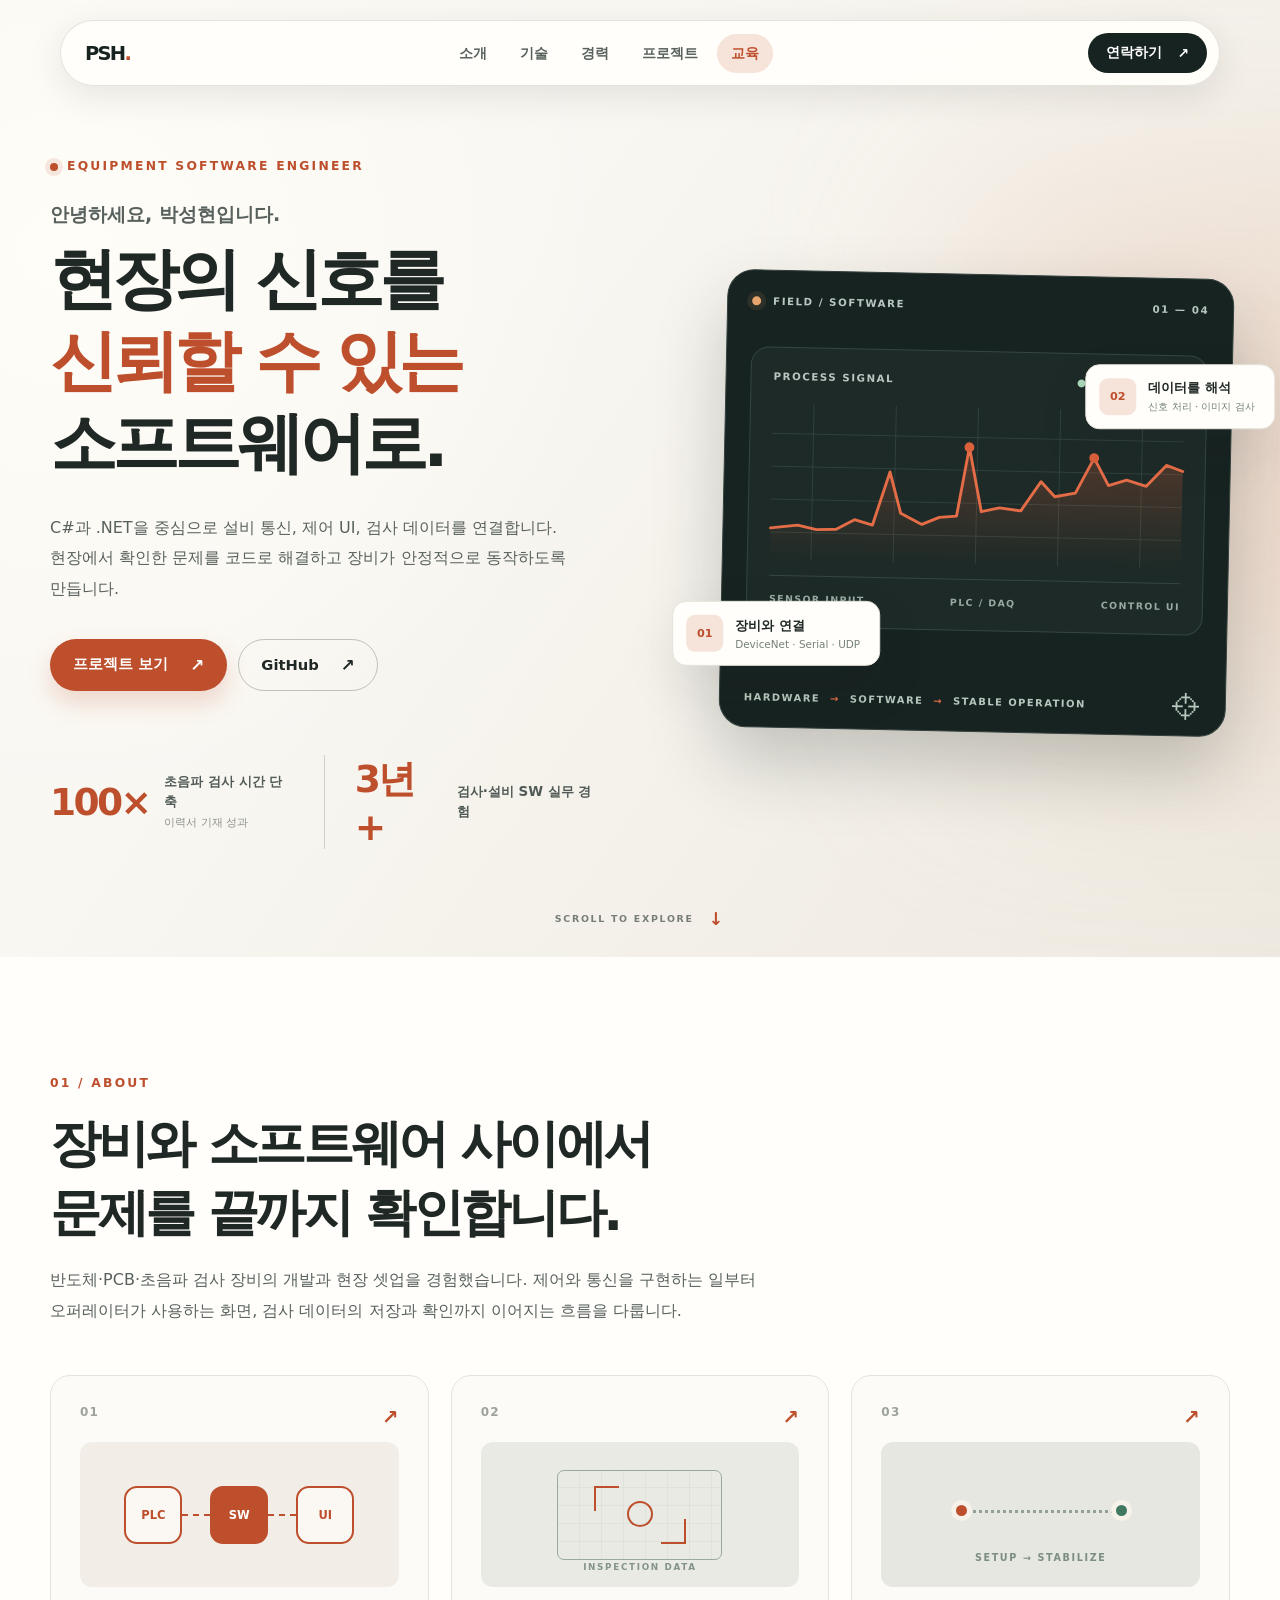
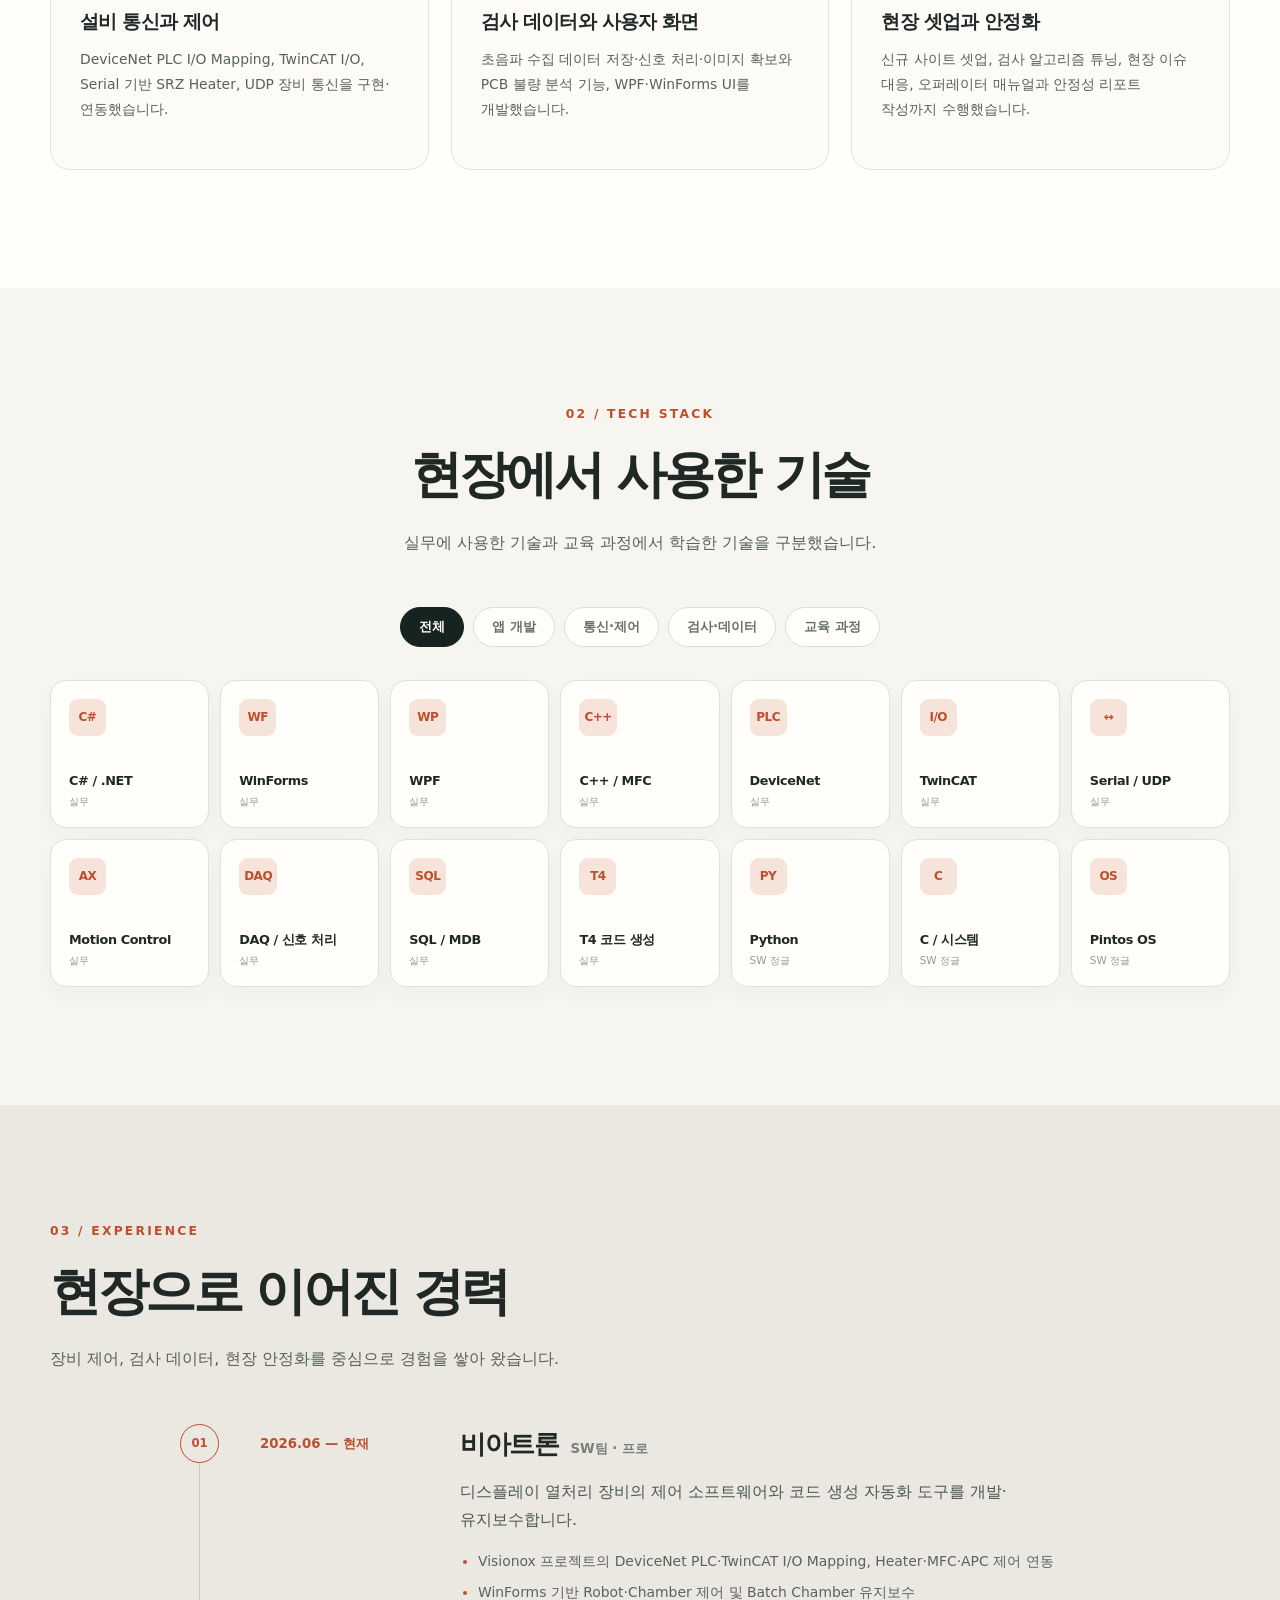
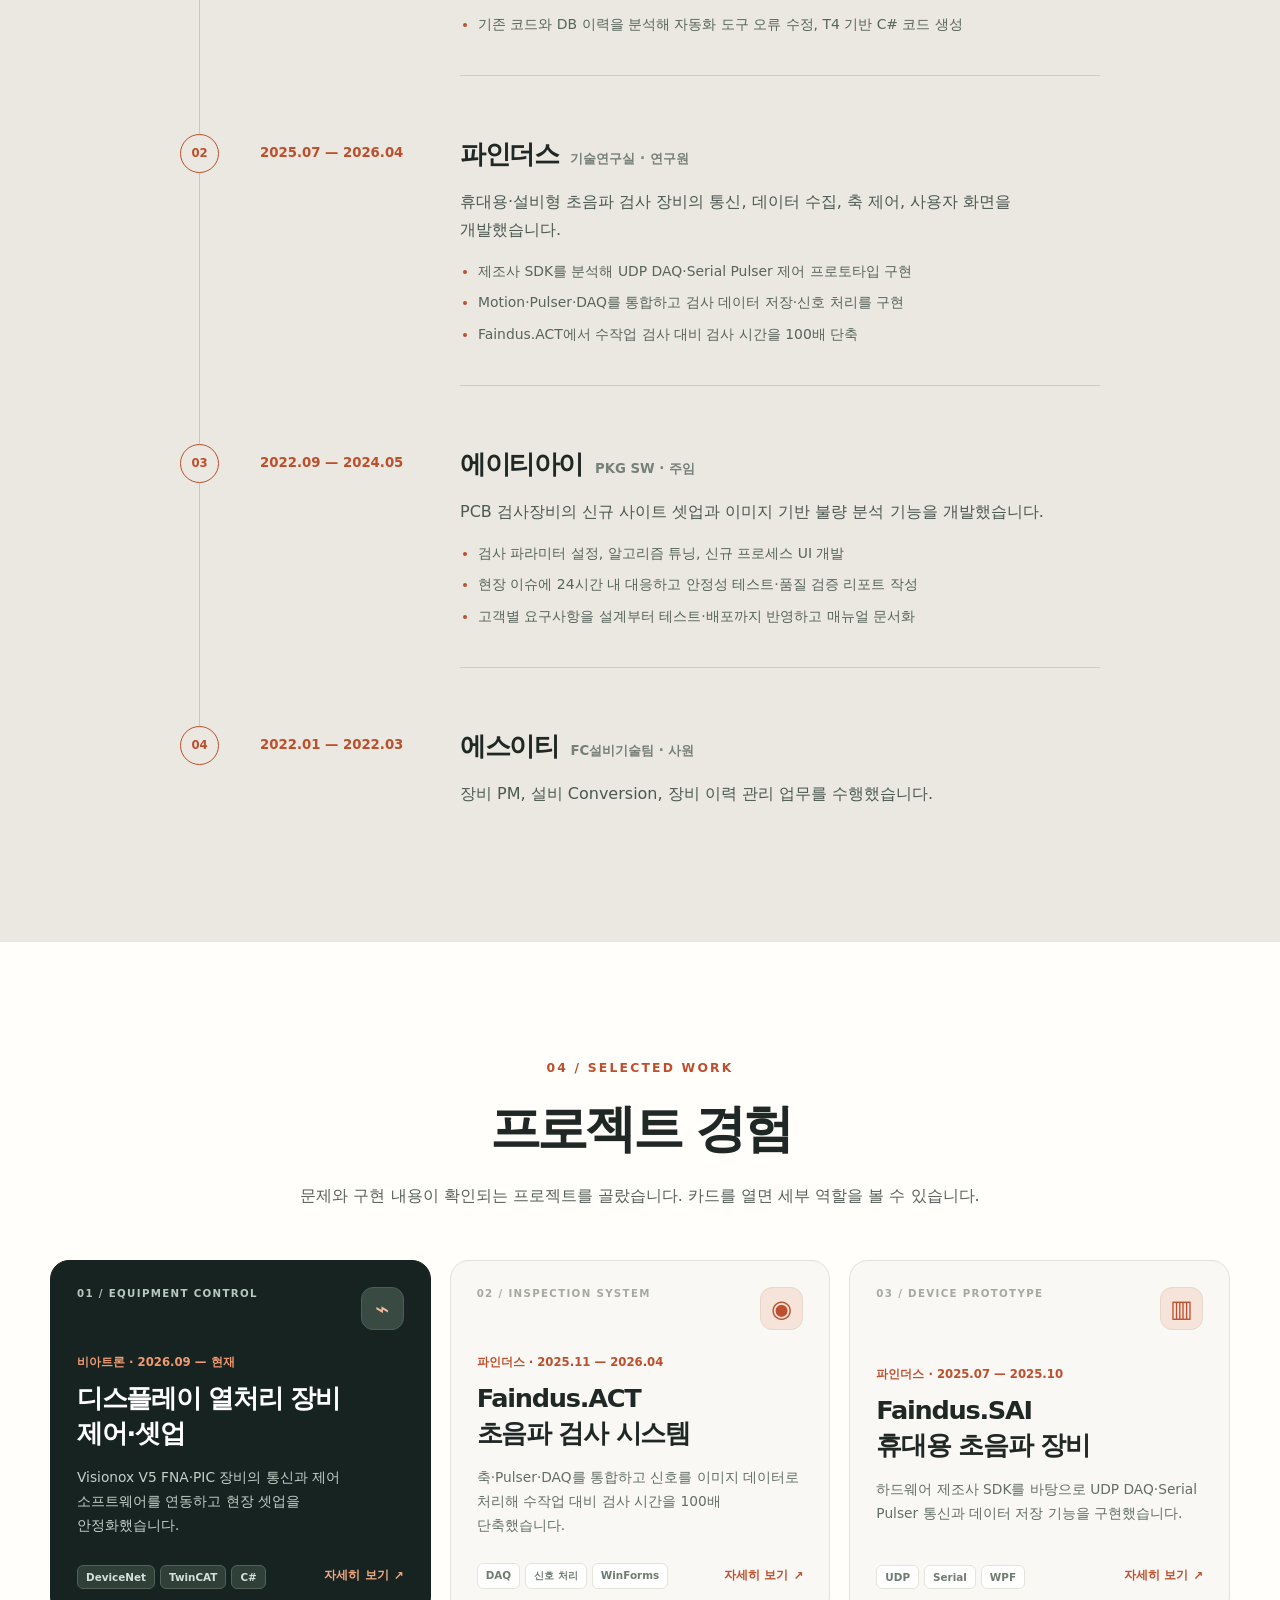
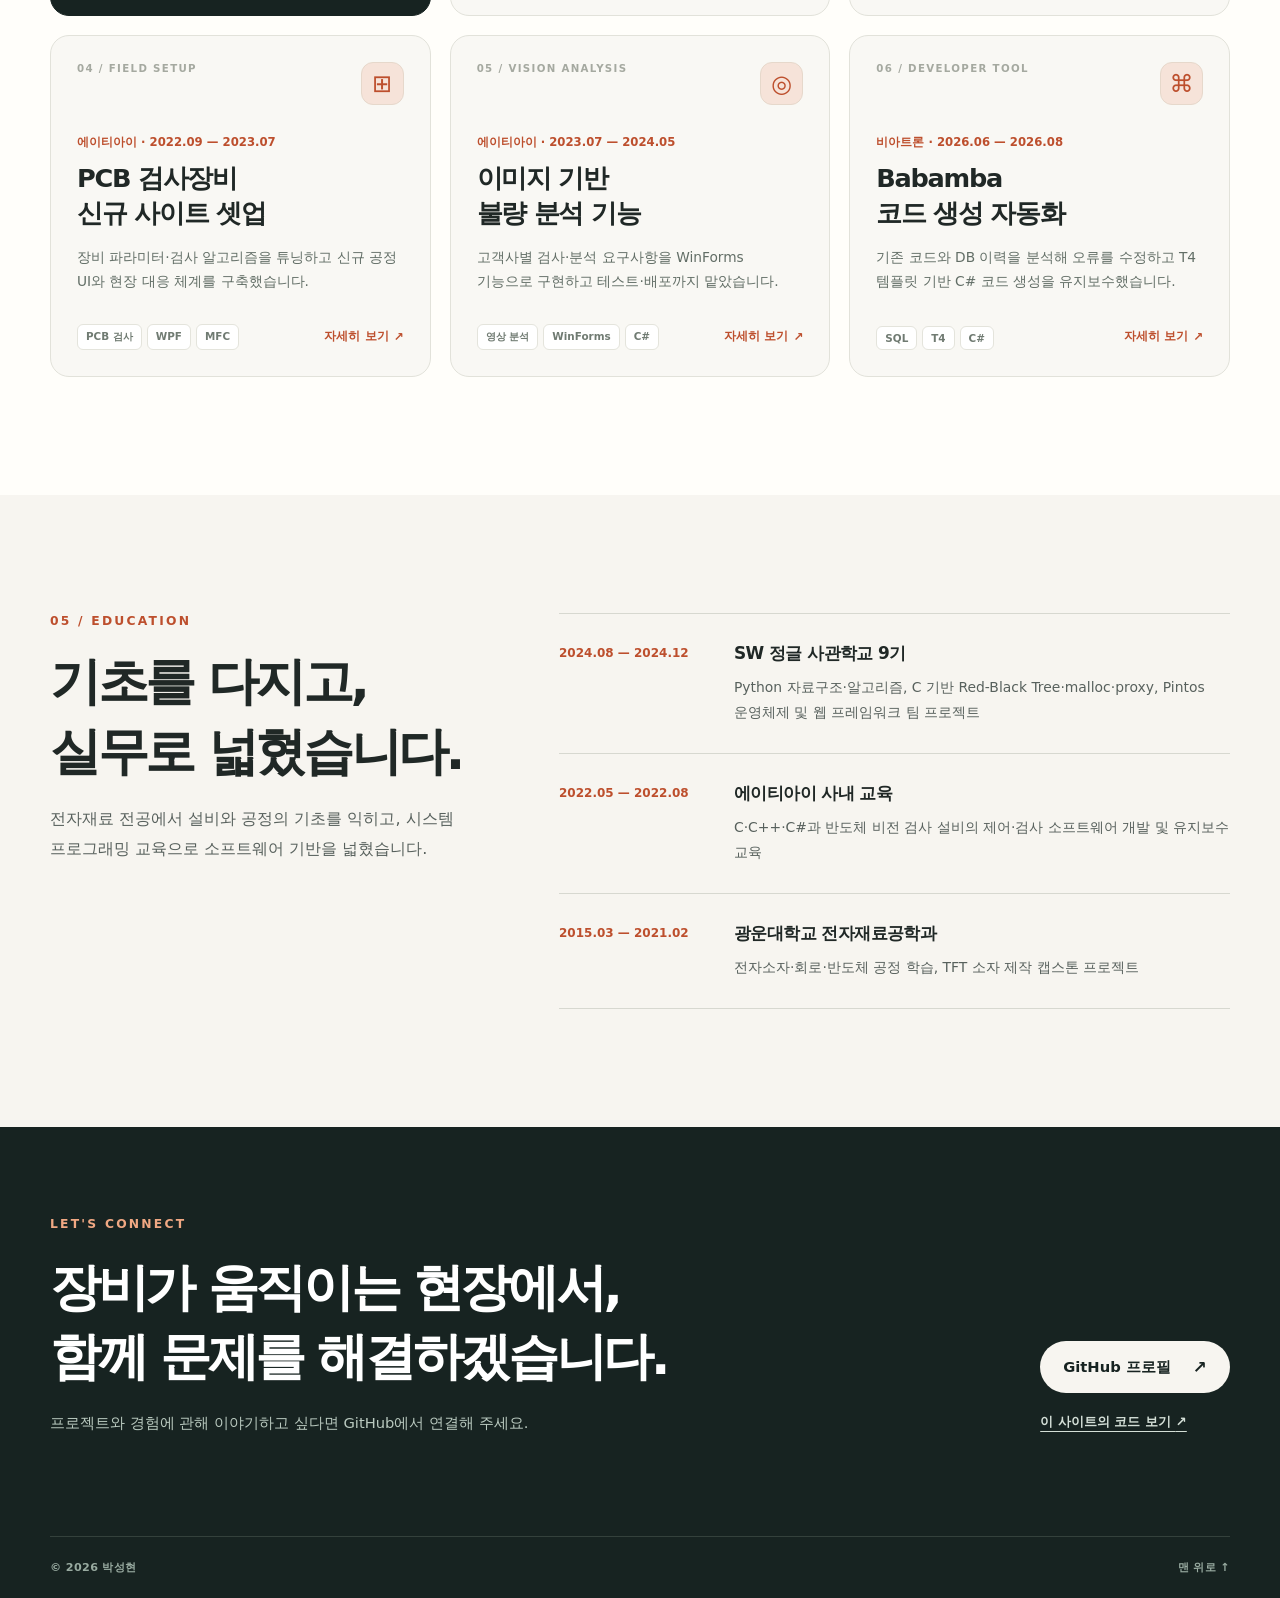
<file: index.html>
<!doctype html>
<html lang="ko">
<head>
  <meta charset="utf-8">
  <meta name="viewport" content="width=device-width, initial-scale=1">
  <meta name="theme-color" content="#f7f5f0">
  <meta name="description" content="C#과 .NET을 기반으로 장비 통신, 제어 UI, 검사 데이터를 연결하는 소프트웨어 개발자 박성현의 포트폴리오입니다.">
  <meta property="og:type" content="website">
  <meta property="og:locale" content="ko_KR">
  <meta property="og:title" content="박성현 | 설비 제어·검사 소프트웨어 개발자">
  <meta property="og:description" content="장비 통신, 제어 UI, 검사 데이터를 연결하는 소프트웨어 개발자 박성현의 포트폴리오">
  <meta property="og:url" content="https://shpark95.github.io/e3pooq.github.io/">
  <meta name="twitter:card" content="summary">
  <link rel="canonical" href="https://shpark95.github.io/e3pooq.github.io/">
  <link rel="icon" href="assets/favicon.svg" type="image/svg+xml">
  <link rel="stylesheet" href="assets/portfolio.css">
  <script src="assets/portfolio.js" defer></script>
  <title>박성현 | 설비 제어·검사 소프트웨어 개발자</title>
</head>
<body>
  <a class="skip-link" href="#main">본문으로 건너뛰기</a>

  <nav class="site-nav" aria-label="주요 메뉴">
    <a class="brand" href="#top" aria-label="박성현 포트폴리오 맨 위로">
      <span class="brand-mark">PSH<span class="brand-dot">.</span></span>
    </a>
    <div class="nav-links" id="navLinks">
      <a href="#about">소개</a>
      <a href="#skills">기술</a>
      <a href="#experience">경력</a>
      <a href="#projects">프로젝트</a>
      <a href="#education">교육</a>
    </div>
    <a class="nav-contact" href="#contact">연락하기 <span aria-hidden="true">↗</span></a>
    <button class="nav-toggle" type="button" aria-label="메뉴 열기" aria-controls="navLinks" aria-expanded="false">
      <span></span><span></span><span></span>
    </button>
  </nav>

  <main id="main">
    <header class="hero" id="top">
      <div class="hero-glow" aria-hidden="true"></div>
      <div class="container hero-grid">
        <div class="hero-copy">
          <p class="eyebrow hero-eyebrow"><span class="status-dot"></span> EQUIPMENT SOFTWARE ENGINEER</p>
          <p class="hero-name">안녕하세요, 박성현입니다.</p>
          <h1>현장의 신호를<br><em>신뢰할 수 있는</em><br>소프트웨어로.</h1>
          <p class="hero-lede">C#과 .NET을 중심으로 설비 통신, 제어 UI, 검사 데이터를 연결합니다. 현장에서 확인한 문제를 코드로 해결하고 장비가 안정적으로 동작하도록 만듭니다.</p>
          <div class="hero-actions">
            <a class="button button--primary" href="#projects">프로젝트 보기 <span aria-hidden="true">↗</span></a>
            <a class="button button--ghost" href="https://github.com/shPark95" target="_blank" rel="noopener noreferrer">GitHub <span aria-hidden="true">↗</span></a>
          </div>
          <div class="hero-proof" aria-label="대표 경험">
            <div><strong>100×</strong><span>초음파 검사 시간 단축<br><small>이력서 기재 성과</small></span></div>
            <div><strong>3년+</strong><span>검사·설비 SW 실무 경험</span></div>
          </div>
        </div>
        <div class="hero-visual" aria-label="장비 신호, 통신, 검사 데이터, 제어 화면을 연결하는 개념도">
          <div class="visual-topline"><span class="mini-led"></span><span>FIELD / SOFTWARE</span><span>01 — 04</span></div>
          <div class="visual-panel">
            <div class="visual-panel__heading">
              <span>PROCESS SIGNAL</span><span class="visual-live">● LIVE SYSTEM</span>
            </div>
            <svg class="signal-chart" viewBox="0 0 500 190" role="img" aria-label="센서 신호가 그래프로 표현된 일러스트">
              <defs><linearGradient id="signalFill" x1="0" y1="0" x2="0" y2="1"><stop stop-color="#db603c" stop-opacity=".28"/><stop offset="1" stop-color="#db603c" stop-opacity="0"/></linearGradient></defs>
              <path class="chart-grid" d="M0 36H500M0 76H500M0 116H500M0 156H500M50 0V190M150 0V190M250 0V190M350 0V190M450 0V190"/>
              <path d="M0 151 L33 147 L56 152 L80 151 L102 139 L124 145 L144 80 L158 130 L184 143 L205 134 L226 132 L240 48 L256 126 L278 121 L304 124 L328 88 L345 106 L370 101 L392 58 L410 91 L432 84 L456 91 L480 65 L500 72 L500 190 L0 190 Z" fill="url(#signalFill)"/>
              <path class="signal-line" d="M0 151 L33 147 L56 152 L80 151 L102 139 L124 145 L144 80 L158 130 L184 143 L205 134 L226 132 L240 48 L256 126 L278 121 L304 124 L328 88 L345 106 L370 101 L392 58 L410 91 L432 84 L456 91 L480 65 L500 72"/>
              <circle cx="240" cy="48" r="6" fill="#db603c"/><circle cx="392" cy="58" r="6" fill="#db603c"/>
            </svg>
            <div class="visual-readout"><span>SENSOR INPUT</span><span>PLC / DAQ</span><span>CONTROL UI</span></div>
          </div>
          <div class="flow-card flow-card--left"><span class="flow-icon">01</span><span><b>장비와 연결</b><small>DeviceNet · Serial · UDP</small></span></div>
          <div class="flow-card flow-card--right"><span class="flow-icon">02</span><span><b>데이터를 해석</b><small>신호 처리 · 이미지 검사</small></span></div>
          <div class="visual-bottom"><span>HARDWARE <i>→</i> SOFTWARE <i>→</i> STABLE OPERATION</span><span class="crosshair" aria-hidden="true">⌖</span></div>
        </div>
      </div>
      <a class="scroll-cue" href="#about"><span>SCROLL TO EXPLORE</span><span aria-hidden="true">↓</span></a>
    </header>

    <section class="section section--about" id="about" aria-labelledby="about-title">
      <div class="container">
        <div class="section-heading">
          <p class="eyebrow">01 / ABOUT</p>
          <h2 id="about-title">장비와 소프트웨어 사이에서<br>문제를 끝까지 확인합니다.</h2>
          <p>반도체·PCB·초음파 검사 장비의 개발과 현장 셋업을 경험했습니다. 제어와 통신을 구현하는 일부터 오퍼레이터가 사용하는 화면, 검사 데이터의 저장과 확인까지 이어지는 흐름을 다룹니다.</p>
        </div>
        <div class="strength-grid">
          <article class="strength-card">
            <div class="strength-number">01 <span aria-hidden="true">↗</span></div>
            <div class="strength-art strength-art--connect" aria-hidden="true"><span>PLC</span><i></i><span>SW</span><i></i><span>UI</span></div>
            <h3>설비 통신과 제어</h3>
            <p>DeviceNet PLC I/O Mapping, TwinCAT I/O, Serial 기반 SRZ Heater, UDP 장비 통신을 구현·연동했습니다.</p>
          </article>
          <article class="strength-card">
            <div class="strength-number">02 <span aria-hidden="true">↗</span></div>
            <div class="strength-art strength-art--inspect" aria-hidden="true"><span class="scan-box"><span></span></span><span class="scan-caption">INSPECTION DATA</span></div>
            <h3>검사 데이터와 사용자 화면</h3>
            <p>초음파 수집 데이터 저장·신호 처리·이미지 확보와 PCB 불량 분석 기능, WPF·WinForms UI를 개발했습니다.</p>
          </article>
          <article class="strength-card">
            <div class="strength-number">03 <span aria-hidden="true">↗</span></div>
            <div class="strength-art strength-art--field" aria-hidden="true"><span class="field-dot"></span><span class="field-line"></span><span class="field-dot field-dot--end"></span><span class="field-label">SETUP → STABILIZE</span></div>
            <h3>현장 셋업과 안정화</h3>
            <p>신규 사이트 셋업, 검사 알고리즘 튜닝, 현장 이슈 대응, 오퍼레이터 매뉴얼과 안정성 리포트 작성까지 수행했습니다.</p>
          </article>
        </div>
      </div>
    </section>

    <section class="section section--skills" id="skills" aria-labelledby="skills-title">
      <div class="container">
        <div class="section-heading section-heading--center">
          <p class="eyebrow">02 / TECH STACK</p>
          <h2 id="skills-title">현장에서 사용한 기술</h2>
          <p>실무에 사용한 기술과 교육 과정에서 학습한 기술을 구분했습니다.</p>
        </div>
        <div class="skill-filters" role="group" aria-label="기술 분류">
          <button type="button" class="skill-filter is-active" data-filter="all" aria-pressed="true">전체</button>
          <button type="button" class="skill-filter" data-filter="app" aria-pressed="false">앱 개발</button>
          <button type="button" class="skill-filter" data-filter="control" aria-pressed="false">통신·제어</button>
          <button type="button" class="skill-filter" data-filter="data" aria-pressed="false">검사·데이터</button>
          <button type="button" class="skill-filter" data-filter="study" aria-pressed="false">교육 과정</button>
        </div>
        <div class="skill-grid" id="skillGrid">
          <div class="skill-tile" data-category="app"><span class="skill-icon">C#</span><strong>C# / .NET</strong><small>실무</small></div>
          <div class="skill-tile" data-category="app"><span class="skill-icon">WF</span><strong>WinForms</strong><small>실무</small></div>
          <div class="skill-tile" data-category="app"><span class="skill-icon">WP</span><strong>WPF</strong><small>실무</small></div>
          <div class="skill-tile" data-category="app"><span class="skill-icon">C++</span><strong>C++ / MFC</strong><small>실무</small></div>
          <div class="skill-tile" data-category="control"><span class="skill-icon">PLC</span><strong>DeviceNet</strong><small>실무</small></div>
          <div class="skill-tile" data-category="control"><span class="skill-icon">I/O</span><strong>TwinCAT</strong><small>실무</small></div>
          <div class="skill-tile" data-category="control"><span class="skill-icon">↔</span><strong>Serial / UDP</strong><small>실무</small></div>
          <div class="skill-tile" data-category="control"><span class="skill-icon">AX</span><strong>Motion Control</strong><small>실무</small></div>
          <div class="skill-tile" data-category="data"><span class="skill-icon">DAQ</span><strong>DAQ / 신호 처리</strong><small>실무</small></div>
          <div class="skill-tile" data-category="data"><span class="skill-icon">SQL</span><strong>SQL / MDB</strong><small>실무</small></div>
          <div class="skill-tile" data-category="data"><span class="skill-icon">T4</span><strong>T4 코드 생성</strong><small>실무</small></div>
          <div class="skill-tile" data-category="study"><span class="skill-icon">PY</span><strong>Python</strong><small>SW 정글</small></div>
          <div class="skill-tile" data-category="study"><span class="skill-icon">C</span><strong>C / 시스템</strong><small>SW 정글</small></div>
          <div class="skill-tile" data-category="study"><span class="skill-icon">OS</span><strong>Pintos OS</strong><small>SW 정글</small></div>
        </div>
      </div>
    </section>

    <section class="section section--experience" id="experience" aria-labelledby="experience-title">
      <div class="container">
        <div class="section-heading">
          <p class="eyebrow">03 / EXPERIENCE</p>
          <h2 id="experience-title">현장으로 이어진 경력</h2>
          <p>장비 제어, 검사 데이터, 현장 안정화를 중심으로 경험을 쌓아 왔습니다.</p>
        </div>
        <div class="timeline">
          <article class="timeline-item">
            <div class="timeline-marker">01</div>
            <div class="timeline-date">2026.06 — 현재</div>
            <div class="timeline-body"><div class="timeline-title"><h3>비아트론</h3><span>SW팀 · 프로</span></div>
              <p>디스플레이 열처리 장비의 제어 소프트웨어와 코드 생성 자동화 도구를 개발·유지보수합니다.</p>
              <ul><li>Visionox 프로젝트의 DeviceNet PLC·TwinCAT I/O Mapping, Heater·MFC·APC 제어 연동</li><li>WinForms 기반 Robot·Chamber 제어 및 Batch Chamber 유지보수</li><li>기존 코드와 DB 이력을 분석해 자동화 도구 오류 수정, T4 기반 C# 코드 생성</li></ul>
            </div>
          </article>
          <article class="timeline-item">
            <div class="timeline-marker">02</div>
            <div class="timeline-date">2025.07 — 2026.04</div>
            <div class="timeline-body"><div class="timeline-title"><h3>파인더스</h3><span>기술연구실 · 연구원</span></div>
              <p>휴대용·설비형 초음파 검사 장비의 통신, 데이터 수집, 축 제어, 사용자 화면을 개발했습니다.</p>
              <ul><li>제조사 SDK를 분석해 UDP DAQ·Serial Pulser 제어 프로토타입 구현</li><li>Motion·Pulser·DAQ를 통합하고 검사 데이터 저장·신호 처리를 구현</li><li>Faindus.ACT에서 수작업 검사 대비 검사 시간을 100배 단축</li></ul>
            </div>
          </article>
          <article class="timeline-item">
            <div class="timeline-marker">03</div>
            <div class="timeline-date">2022.09 — 2024.05</div>
            <div class="timeline-body"><div class="timeline-title"><h3>에이티아이</h3><span>PKG SW · 주임</span></div>
              <p>PCB 검사장비의 신규 사이트 셋업과 이미지 기반 불량 분석 기능을 개발했습니다.</p>
              <ul><li>검사 파라미터 설정, 알고리즘 튜닝, 신규 프로세스 UI 개발</li><li>현장 이슈에 24시간 내 대응하고 안정성 테스트·품질 검증 리포트 작성</li><li>고객별 요구사항을 설계부터 테스트·배포까지 반영하고 매뉴얼 문서화</li></ul>
            </div>
          </article>
          <article class="timeline-item timeline-item--minor">
            <div class="timeline-marker">04</div>
            <div class="timeline-date">2022.01 — 2022.03</div>
            <div class="timeline-body"><div class="timeline-title"><h3>에스이티</h3><span>FC설비기술팀 · 사원</span></div>
              <p>장비 PM, 설비 Conversion, 장비 이력 관리 업무를 수행했습니다.</p>
            </div>
          </article>
        </div>
      </div>
    </section>

    <section class="section section--projects" id="projects" aria-labelledby="projects-title">
      <div class="container">
        <div class="section-heading section-heading--center">
          <p class="eyebrow">04 / SELECTED WORK</p>
          <h2 id="projects-title">프로젝트 경험</h2>
          <p>문제와 구현 내용이 확인되는 프로젝트를 골랐습니다. 카드를 열면 세부 역할을 볼 수 있습니다.</p>
        </div>
        <div class="project-grid">
          <article class="project-card project-card--featured">
            <div class="project-top"><span class="project-index">01 / EQUIPMENT CONTROL</span><span class="project-symbol" aria-hidden="true">⌁</span></div>
            <div class="project-main"><p class="project-company">비아트론 · 2026.09 — 현재</p><h3>디스플레이 열처리 장비<br>제어·셋업</h3><p>Visionox V5 FNA·PIC 장비의 통신과 제어 소프트웨어를 연동하고 현장 셋업을 안정화했습니다.</p></div>
            <div class="project-footer"><div class="tags"><span>DeviceNet</span><span>TwinCAT</span><span>C#</span></div><button type="button" data-dialog="visionox" aria-label="디스플레이 열처리 장비 프로젝트 자세히 보기">자세히 보기 <span aria-hidden="true">↗</span></button></div>
          </article>
          <article class="project-card">
            <div class="project-top"><span class="project-index">02 / INSPECTION SYSTEM</span><span class="project-symbol" aria-hidden="true">◉</span></div>
            <div class="project-main"><p class="project-company">파인더스 · 2025.11 — 2026.04</p><h3>Faindus.ACT<br>초음파 검사 시스템</h3><p>축·Pulser·DAQ를 통합하고 신호를 이미지 데이터로 처리해 수작업 대비 검사 시간을 100배 단축했습니다.</p></div>
            <div class="project-footer"><div class="tags"><span>DAQ</span><span>신호 처리</span><span>WinForms</span></div><button type="button" data-dialog="act" aria-label="Faindus.ACT 프로젝트 자세히 보기">자세히 보기 <span aria-hidden="true">↗</span></button></div>
          </article>
          <article class="project-card">
            <div class="project-top"><span class="project-index">03 / DEVICE PROTOTYPE</span><span class="project-symbol" aria-hidden="true">▥</span></div>
            <div class="project-main"><p class="project-company">파인더스 · 2025.07 — 2025.10</p><h3>Faindus.SAI<br>휴대용 초음파 장비</h3><p>하드웨어 제조사 SDK를 바탕으로 UDP DAQ·Serial Pulser 통신과 데이터 저장 기능을 구현했습니다.</p></div>
            <div class="project-footer"><div class="tags"><span>UDP</span><span>Serial</span><span>WPF</span></div><button type="button" data-dialog="sai" aria-label="Faindus.SAI 프로젝트 자세히 보기">자세히 보기 <span aria-hidden="true">↗</span></button></div>
          </article>
          <article class="project-card">
            <div class="project-top"><span class="project-index">04 / FIELD SETUP</span><span class="project-symbol" aria-hidden="true">⊞</span></div>
            <div class="project-main"><p class="project-company">에이티아이 · 2022.09 — 2023.07</p><h3>PCB 검사장비<br>신규 사이트 셋업</h3><p>장비 파라미터·검사 알고리즘을 튜닝하고 신규 공정 UI와 현장 대응 체계를 구축했습니다.</p></div>
            <div class="project-footer"><div class="tags"><span>PCB 검사</span><span>WPF</span><span>MFC</span></div><button type="button" data-dialog="pcb" aria-label="PCB 검사장비 셋업 프로젝트 자세히 보기">자세히 보기 <span aria-hidden="true">↗</span></button></div>
          </article>
          <article class="project-card">
            <div class="project-top"><span class="project-index">05 / VISION ANALYSIS</span><span class="project-symbol" aria-hidden="true">◎</span></div>
            <div class="project-main"><p class="project-company">에이티아이 · 2023.07 — 2024.05</p><h3>이미지 기반<br>불량 분석 기능</h3><p>고객사별 검사·분석 요구사항을 WinForms 기능으로 구현하고 테스트·배포까지 맡았습니다.</p></div>
            <div class="project-footer"><div class="tags"><span>영상 분석</span><span>WinForms</span><span>C#</span></div><button type="button" data-dialog="defect" aria-label="불량 분석 기능 프로젝트 자세히 보기">자세히 보기 <span aria-hidden="true">↗</span></button></div>
          </article>
          <article class="project-card">
            <div class="project-top"><span class="project-index">06 / DEVELOPER TOOL</span><span class="project-symbol" aria-hidden="true">⌘</span></div>
            <div class="project-main"><p class="project-company">비아트론 · 2026.06 — 2026.08</p><h3>Babamba<br>코드 생성 자동화</h3><p>기존 코드와 DB 이력을 분석해 오류를 수정하고 T4 템플릿 기반 C# 코드 생성을 유지보수했습니다.</p></div>
            <div class="project-footer"><div class="tags"><span>SQL</span><span>T4</span><span>C#</span></div><button type="button" data-dialog="babamba" aria-label="Babamba 프로젝트 자세히 보기">자세히 보기 <span aria-hidden="true">↗</span></button></div>
          </article>
        </div>
      </div>
    </section>

    <section class="section section--education" id="education" aria-labelledby="education-title">
      <div class="container education-grid">
        <div class="section-heading">
          <p class="eyebrow">05 / EDUCATION</p>
          <h2 id="education-title">기초를 다지고,<br>실무로 넓혔습니다.</h2>
          <p>전자재료 전공에서 설비와 공정의 기초를 익히고, 시스템 프로그래밍 교육으로 소프트웨어 기반을 넓혔습니다.</p>
        </div>
        <div class="education-list">
          <article class="education-item"><span class="education-period">2024.08 — 2024.12</span><div><h3>SW 정글 사관학교 9기</h3><p>Python 자료구조·알고리즘, C 기반 Red-Black Tree·malloc·proxy, Pintos 운영체제 및 웹 프레임워크 팀 프로젝트</p></div></article>
          <article class="education-item"><span class="education-period">2022.05 — 2022.08</span><div><h3>에이티아이 사내 교육</h3><p>C·C++·C#과 반도체 비전 검사 설비의 제어·검사 소프트웨어 개발 및 유지보수 교육</p></div></article>
          <article class="education-item"><span class="education-period">2015.03 — 2021.02</span><div><h3>광운대학교 전자재료공학과</h3><p>전자소자·회로·반도체 공정 학습, TFT 소자 제작 캡스톤 프로젝트</p></div></article>
        </div>
      </div>
    </section>
  </main>

  <footer class="contact" id="contact">
    <div class="container contact-grid">
      <div><p class="eyebrow">LET'S CONNECT</p><h2>장비가 움직이는 현장에서,<br>함께 문제를 해결하겠습니다.</h2><p>프로젝트와 경험에 관해 이야기하고 싶다면 GitHub에서 연결해 주세요.</p></div>
      <div class="contact-actions"><a class="button button--light" href="https://github.com/shPark95" target="_blank" rel="noopener noreferrer">GitHub 프로필 <span aria-hidden="true">↗</span></a><a class="contact-repo" href="https://github.com/shPark95/e3pooq.github.io" target="_blank" rel="noopener noreferrer">이 사이트의 코드 보기 <span aria-hidden="true">↗</span></a></div>
    </div>
    <div class="container footer-bottom"><span>© <span id="copyrightYear">2026</span> 박성현</span><a href="#top">맨 위로 ↑</a></div>
  </footer>

  <dialog class="project-dialog" id="dialog-visionox" aria-labelledby="visionox-title"><div class="dialog-head"><span class="eyebrow">비아트론 · 2026.09 — 현재</span><button class="dialog-close" type="button" aria-label="닫기">×</button></div><h2 id="visionox-title">디스플레이 열처리 장비 제어·셋업</h2><p class="dialog-intro">Visionox V5 FNA·PIC 프로젝트에서 설비 통신과 제어 SW를 연동하고 셋업을 수행했습니다.</p><div class="dialog-columns"><div><h3>맡은 일</h3><ul><li>DeviceNet PLC Module 및 TwinCAT I/O Mapping</li><li>Position Board, SRZ Heater, MFC, APC 제어 연동</li><li>WinForms 기반 Robot·Chamber 제어 및 Batch Chamber 유지보수</li><li>외주업체 인원 관리와 셋업 안정화</li></ul></div><div><h3>기술</h3><p>DeviceNet · TwinCAT · Serial · C# · WinForms</p><h3>결과</h3><p>장비 셋업과 제어 소프트웨어 안정화에 기여했습니다.</p></div></div></dialog>
  <dialog class="project-dialog" id="dialog-act" aria-labelledby="act-title"><div class="dialog-head"><span class="eyebrow">파인더스 · 2025.11 — 2026.04</span><button class="dialog-close" type="button" aria-label="닫기">×</button></div><h2 id="act-title">Faindus.ACT 초음파 검사 시스템</h2><p class="dialog-intro">축·Pulser·DAQ를 하나의 검사 흐름으로 연결한 통합 솔루션을 개발했습니다.</p><div class="dialog-columns"><div><h3>맡은 일</h3><ul><li>아진엑스텍 축, Ritec Pulser, NI DAQ 제어 연동</li><li>Packet 기반 수집 데이터 저장 구현</li><li>신호 처리를 통한 이미지 데이터 확보</li><li>WinForms 기반 사용자 UI 구성</li></ul></div><div><h3>기술</h3><p>C# · WinForms · Motion Control · DAQ · 신호 처리</p><h3>결과</h3><p>기존 수작업 초음파 검사 대비 검사 시간을 100배 단축했습니다.</p></div></div></dialog>
  <dialog class="project-dialog" id="dialog-sai" aria-labelledby="sai-title"><div class="dialog-head"><span class="eyebrow">파인더스 · 2025.07 — 2025.10</span><button class="dialog-close" type="button" aria-label="닫기">×</button></div><h2 id="sai-title">Faindus.SAI 휴대용 초음파 장비</h2><p class="dialog-intro">제조사 SDK 문서를 분석해 휴대용 초음파 검사 프로토타입을 만들었습니다.</p><div class="dialog-columns"><div><h3>맡은 일</h3><ul><li>UDP 기반 외주사 DAQ 보드 제어</li><li>Serial 기반 외주사 Pulser 제어</li><li>DAQ 수집 데이터 저장 및 통신 로그 작성</li><li>WPF 사용자 화면 구성</li></ul></div><div><h3>기술</h3><p>C# · WPF · UDP · Serial · DAQ</p><h3>결과</h3><p>하드웨어 제조사 SDK를 바탕으로 동작하는 SW 프로토타입을 개발했습니다.</p></div></div></dialog>
  <dialog class="project-dialog" id="dialog-pcb" aria-labelledby="pcb-title"><div class="dialog-head"><span class="eyebrow">에이티아이 · 2022.09 — 2023.07</span><button class="dialog-close" type="button" aria-label="닫기">×</button></div><h2 id="pcb-title">PCB 검사장비 신규 사이트 셋업</h2><p class="dialog-intro">신규 공정 프로세스 도입에 맞춰 검사장비를 설정하고 현장 안정화를 지원했습니다.</p><div class="dialog-columns"><div><h3>맡은 일</h3><ul><li>장비별 파라미터 셋업과 이미지 기반 검사 알고리즘 튜닝</li><li>신규 프로세스 UI 기능 개발</li><li>현장 이슈에 24시간 내 대응</li><li>오퍼레이터 매뉴얼, 안정성 테스트 및 고객 품질 검증 리포트 작성</li></ul></div><div><h3>기술</h3><p>C# · WPF · C++ · MFC · 이미지 검사</p><h3>결과</h3><p>신규 사이트 셋업 기간 단축과 안정화에 기여했습니다.</p></div></div></dialog>
  <dialog class="project-dialog" id="dialog-defect" aria-labelledby="defect-title"><div class="dialog-head"><span class="eyebrow">에이티아이 · 2023.07 — 2024.05</span><button class="dialog-close" type="button" aria-label="닫기">×</button></div><h2 id="defect-title">이미지 기반 불량 분석 기능</h2><p class="dialog-intro">고객사별 불량 분석 요구에 맞춰 검사 소프트웨어 기능을 개선했습니다.</p><div class="dialog-columns"><div><h3>맡은 일</h3><ul><li>요구사항 정리부터 설계·구현·테스트·배포까지 수행</li><li>고객별 불량 분석 정리표 기획 및 구현</li><li>현장 피드백 반영과 반복 개선</li><li>오퍼레이터 교육 매뉴얼 작성</li></ul></div><div><h3>기술</h3><p>C# · WinForms · 영상 기반 불량 분석</p><h3>결과</h3><p>고객별 요청에 맞춰 장비 기능의 유연성과 확장성을 높였습니다.</p></div></div></dialog>
  <dialog class="project-dialog" id="dialog-babamba" aria-labelledby="babamba-title"><div class="dialog-head"><span class="eyebrow">비아트론 · 2026.06 — 2026.08</span><button class="dialog-close" type="button" aria-label="닫기">×</button></div><h2 id="babamba-title">Babamba 코드 생성 자동화</h2><p class="dialog-intro">기존 코드와 DB 이력을 분석해 코드 생성 도구의 오류를 수정하고 유지보수했습니다.</p><div class="dialog-columns"><div><h3>맡은 일</h3><ul><li>기존 자동화 도구의 오류 원인 파악과 수정</li><li>Microsoft DB 대상 SQL 작업</li><li>Visual Studio Wizard Tool·T4 기반 C# 코드 자동 생성 유지보수</li></ul></div><div><h3>기술</h3><p>C# · SQL · T4 · Visual Studio</p><h3>결과</h3><p>코드 생성 자동화 도구의 오류를 수정했습니다.</p></div></div></dialog>
</body>
</html>
</file>
<file: assets/portfolio.css>
:root {
  color-scheme: light;
  --paper: #f7f5f0;
  --paper-deep: #efebe4;
  --white: #fffefa;
  --ink: #202826;
  --ink-soft: #58615d;
  --dark: #172321;
  --dark-soft: #253330;
  --accent: #bd4f2d;
  --accent-bright: #e46d48;
  --accent-pale: #f6e3d9;
  --line: #deddd5;
  --shadow: 0 22px 55px rgba(32, 40, 38, .08);
}

* { box-sizing: border-box; }
html { scroll-behavior: smooth; scroll-padding-top: 105px; }
body { margin: 0; background: var(--paper); color: var(--ink); font-family: "Apple SD Gothic Neo", "Noto Sans KR", "Malgun Gothic", system-ui, sans-serif; -webkit-font-smoothing: antialiased; }
button, a { -webkit-tap-highlight-color: transparent; }
button { font: inherit; }
a { color: inherit; }
svg { display: block; }
::selection { background: #efd3c5; color: var(--dark); }
:focus-visible { outline: 3px solid var(--accent-bright); outline-offset: 4px; }
.container { width: min(1180px, calc(100% - 48px)); margin-inline: auto; }
.skip-link { position: fixed; z-index: 999; top: -100px; left: 16px; padding: 12px 18px; background: var(--dark); color: white; border-radius: 10px; }
.skip-link:focus { top: 12px; }
.eyebrow { margin: 0; color: var(--accent); font-size: .77rem; font-weight: 800; line-height: 1.4; letter-spacing: .18em; text-transform: uppercase; }
.button { display: inline-flex; justify-content: center; align-items: center; gap: 22px; min-height: 52px; padding: 0 22px; border: 1px solid transparent; border-radius: 999px; font-size: .92rem; font-weight: 750; text-decoration: none; white-space: nowrap; transition: transform .2s, box-shadow .2s, background .2s, color .2s; }
.button:hover { transform: translateY(-3px); }
.button span { font-size: 1.15em; }
.button--primary { background: var(--accent); color: white; box-shadow: 0 12px 24px rgba(189, 79, 45, .2); }
.button--primary:hover { background: #a74425; box-shadow: 0 16px 30px rgba(189, 79, 45, .26); }
.button--ghost { background: transparent; color: var(--ink); border-color: #bfc2b9; }
.button--ghost:hover { background: white; border-color: var(--ink); }
.button--light { background: var(--paper); color: var(--dark); }
.button--light:hover { background: white; }

.site-nav { position: fixed; z-index: 100; top: 20px; left: 50%; transform: translateX(-50%); width: min(1160px, calc(100% - 40px)); height: 66px; display: flex; align-items: center; gap: 25px; padding: 8px 12px 8px 24px; background: rgba(255, 254, 250, .95); border: 1px solid rgba(222, 221, 213, .8); border-radius: 999px; box-shadow: 0 10px 35px rgba(31, 42, 39, .1); backdrop-filter: blur(12px); }
.brand { flex-shrink: 0; text-decoration: none; }
.brand-mark { color: var(--dark); font-size: 1.22rem; font-weight: 900; letter-spacing: -.09em; }
.brand-dot { color: var(--accent); }
.nav-links { display: flex; align-items: center; justify-content: center; gap: 5px; flex: 1; }
.nav-links a { padding: 10px 14px; border-radius: 999px; color: var(--ink-soft); font-size: .88rem; font-weight: 700; text-decoration: none; transition: color .2s, background .2s; }
.nav-links a:hover, .nav-links a.is-active { color: var(--accent); background: var(--accent-pale); }
.nav-contact { display: inline-flex; align-items: center; gap: 15px; padding: 11px 18px; background: var(--dark); border-radius: 999px; color: white; font-size: .86rem; font-weight: 750; text-decoration: none; white-space: nowrap; }
.nav-contact:hover { background: var(--accent); }
.nav-toggle { display: none; }

.hero { position: relative; min-height: min(850px, 100svh); padding: 158px 0 108px; overflow: hidden; display: flex; align-items: center; background: radial-gradient(circle at 5% 26%, #fffdf8 0, transparent 39%), linear-gradient(125deg, #f9f7f2 35%, #eee9e0); }
.hero-glow { position: absolute; width: 490px; height: 490px; right: -200px; top: 23%; background: #e7c9b7; filter: blur(110px); opacity: .55; pointer-events: none; }
.hero-grid { display: grid; grid-template-columns: 1.07fr .93fr; align-items: center; gap: clamp(50px, 7vw, 115px); position: relative; z-index: 1; }
.hero-name { margin: 27px 0 11px; color: var(--ink-soft); font-size: clamp(1.02rem, 1.5vw, 1.21rem); font-weight: 650; }
.hero-eyebrow { display: flex; align-items: center; gap: 9px; }
.status-dot { width: 8px; height: 8px; border-radius: 50%; background: var(--accent); box-shadow: 0 0 0 5px rgba(189, 79, 45, .12); }
.hero h1 { margin: 0; font-size: clamp(3rem, 5.2vw, 5.7rem); line-height: 1.23; letter-spacing: -.072em; font-weight: 900; word-break: keep-all; }
.hero h1 em { color: var(--accent); font-style: normal; }
.hero-lede { max-width: 560px; margin: 28px 0 0; color: var(--ink-soft); font-size: 1rem; line-height: 1.9; word-break: keep-all; }
.hero-actions { display: flex; flex-wrap: wrap; gap: 11px; margin-top: 35px; }
.hero-proof { display: flex; gap: 0; margin-top: 64px; }
.hero-proof > div { display: flex; align-items: center; gap: 15px; padding-right: 30px; }
.hero-proof > div + div { padding-left: 30px; border-left: 1px solid #cfcfc5; }
.hero-proof strong { color: var(--accent); font-size: clamp(1.75rem, 3vw, 2.35rem); letter-spacing: -.07em; }
.hero-proof span { color: #505a56; font-size: .84rem; font-weight: 700; line-height: 1.5; }
.hero-proof small { color: #8b918b; font-size: .68rem; font-weight: 500; }

.hero-visual { position: relative; min-height: 450px; padding: 24px; border: 1px solid #34413e; border-radius: 27px; background: var(--dark); box-shadow: 0 35px 70px rgba(22, 35, 32, .22); color: #eef0eb; transform: rotate(1.2deg); }
.visual-topline, .visual-bottom, .visual-panel__heading, .visual-readout { display: flex; justify-content: space-between; align-items: center; font-size: .64rem; font-weight: 750; letter-spacing: .15em; }
.visual-topline { gap: 12px; color: #b9c7c1; }
.visual-topline span:nth-child(2) { margin-right: auto; }
.mini-led { width: 9px; height: 9px; border-radius: 50%; background: #e7a46d; box-shadow: 0 0 0 5px rgba(231, 164, 109, .1); }
.visual-panel { margin-top: 40px; padding: 22px; border: 1px solid #354641; border-radius: 18px; background: #1d2a27; }
.visual-panel__heading { color: #bac7c0; }
.visual-live { color: #a9d8b8; }
.signal-chart { width: 100%; margin: 22px 0 15px; overflow: visible; }
.chart-grid { stroke: #35453f; stroke-width: 1; fill: none; }
.signal-line { stroke: var(--accent-bright); stroke-width: 3.5; fill: none; stroke-linecap: round; stroke-linejoin: round; }
.visual-readout { gap: 6px; padding-top: 17px; border-top: 1px solid #354641; color: #98aaa2; font-size: .59rem; }
.visual-bottom { margin-top: 65px; color: #b7c7bd; font-size: .62rem; }
.visual-bottom i { color: var(--accent-bright); font-style: normal; padding: 0 5px; }
.crosshair { font-size: 1.8rem; font-weight: 300; line-height: 0; }
.flow-card { position: absolute; display: flex; align-items: center; gap: 12px; padding: 13px 19px 13px 13px; background: var(--white); color: var(--ink); border: 1px solid #e5e3da; border-radius: 14px; box-shadow: var(--shadow); transform: rotate(-1.2deg); }
.flow-card--left { left: -49px; bottom: 61px; }
.flow-card--right { right: -43px; top: 85px; }
.flow-icon { display: grid; place-items: center; width: 37px; height: 37px; border-radius: 9px; background: var(--accent-pale); color: var(--accent); font-size: .7rem; font-weight: 900; }
.flow-card b { display: block; margin-bottom: 3px; font-size: .81rem; }
.flow-card small { display: block; color: #75807a; font-size: .65rem; white-space: nowrap; }
.scroll-cue { position: absolute; z-index: 2; left: 50%; bottom: 28px; display: flex; align-items: center; gap: 15px; transform: translateX(-50%); color: #777e77; font-size: .59rem; font-weight: 750; letter-spacing: .18em; text-decoration: none; white-space: nowrap; }
.scroll-cue span:last-child { color: var(--accent); font-size: 1.1rem; }

.section { padding: 118px 0; }
.section-heading { max-width: 730px; margin-bottom: 49px; }
.section-heading h2 { margin: 17px 0 18px; font-size: clamp(2rem, 4vw, 3.4rem); line-height: 1.35; letter-spacing: -.065em; font-weight: 850; word-break: keep-all; }
.section-heading > p:last-child { margin: 0; color: var(--ink-soft); font-size: 1rem; line-height: 1.9; word-break: keep-all; }
.section-heading--center { margin-inline: auto; text-align: center; }
.section--about { background: var(--white); }
.strength-grid { display: grid; grid-template-columns: repeat(3, 1fr); gap: 22px; }
.strength-card { display: flex; flex-direction: column; min-height: 395px; padding: 29px; border: 1px solid #e4e3dc; border-radius: 20px; background: #fcfbf8; transition: transform .25s, box-shadow .25s; }
.strength-card:hover { transform: translateY(-6px); box-shadow: var(--shadow); }
.strength-number { display: flex; justify-content: space-between; color: #9da39b; font-size: .75rem; font-weight: 850; letter-spacing: .1em; }
.strength-number span { color: var(--accent); font-size: 1.25rem; letter-spacing: 0; }
.strength-art { position: relative; height: 145px; display: flex; align-items: center; justify-content: center; margin: 13px 0 22px; border-radius: 12px; background: #f2eee7; overflow: hidden; }
.strength-art--connect { gap: 0; }
.strength-art--connect span { display: grid; place-items: center; width: 58px; height: 58px; border: 2px solid var(--accent); border-radius: 13px; background: #fbf7f2; color: var(--accent); font-size: .72rem; font-weight: 850; }
.strength-art--connect span:nth-of-type(2) { background: var(--accent); color: white; }
.strength-art--connect i { width: 28px; border-top: 2px dashed var(--accent); }
.strength-art--inspect { background: #e8eae3; }
.scan-box { position: relative; width: 165px; height: 90px; border: 1px solid #9ba9a0; border-radius: 7px; background: repeating-linear-gradient(0deg, transparent 0 17px, #d5dbd3 18px), repeating-linear-gradient(90deg, transparent 0 21px, #d5dbd3 22px); }
.scan-box::before, .scan-box::after { content: ""; position: absolute; width: 23px; height: 23px; border-color: var(--accent); border-style: solid; }
.scan-box::before { top: 15px; left: 36px; border-width: 2px 0 0 2px; }
.scan-box::after { right: 35px; bottom: 15px; border-width: 0 2px 2px 0; }
.scan-box span { position: absolute; left: 69px; top: 30px; width: 26px; height: 26px; border: 2px solid var(--accent); border-radius: 50%; }
.scan-caption { position: absolute; bottom: 15px; color: #84938a; font-size: .55rem; font-weight: 900; letter-spacing: .19em; }
.strength-art--field { background: #e5e7e0; }
.field-line { position: absolute; top: 68px; width: 170px; border-top: 3px dotted #93a198; }
.field-dot { position: absolute; left: calc(50% - 90px); top: 58px; z-index: 1; width: 21px; height: 21px; background: var(--accent); border: 5px solid #f6f1e9; border-radius: 50%; }
.field-dot--end { left: calc(50% + 70px); background: #407960; }
.field-label { position: absolute; bottom: 24px; color: #7c8d81; font-size: .6rem; font-weight: 850; letter-spacing: .17em; }
.strength-card h3 { margin: 0 0 12px; font-size: 1.17rem; letter-spacing: -.04em; }
.strength-card p { margin: 0; color: var(--ink-soft); font-size: .87rem; line-height: 1.8; word-break: keep-all; }

.section--skills { background: var(--paper); }
.skill-filters { display: flex; flex-wrap: wrap; justify-content: center; gap: 9px; margin: 38px 0 33px; }
.skill-filter { padding: 10px 18px; border: 1px solid var(--line); border-radius: 999px; background: var(--white); color: #66716a; font-size: .83rem; font-weight: 750; cursor: pointer; transition: background .2s, color .2s, border-color .2s; }
.skill-filter:hover { color: var(--accent); border-color: var(--accent); }
.skill-filter.is-active { background: var(--dark); color: white; border-color: var(--dark); }
.skill-grid { display: grid; grid-template-columns: repeat(7, 1fr); gap: 11px; }
.skill-tile { display: flex; flex-direction: column; align-items: flex-start; min-height: 148px; padding: 18px; border: 1px solid #e2e0d8; border-radius: 16px; background: var(--white); box-shadow: 0 9px 21px rgba(36, 43, 39, .035); }
.skill-tile[hidden] { display: none; }
.skill-icon { display: grid; place-items: center; min-width: 37px; height: 37px; padding: 0 5px; border-radius: 9px; background: var(--accent-pale); color: var(--accent); font-size: .75rem; font-weight: 900; letter-spacing: -.04em; }
.skill-tile strong { margin-top: auto; padding-top: 17px; font-size: .8rem; line-height: 1.35; letter-spacing: -.03em; }
.skill-tile small { margin-top: 6px; color: #929a93; font-size: .65rem; }

.section--experience { background: #eae8e1; }
.timeline { position: relative; max-width: 920px; margin-inline: auto; }
.timeline::before { content: ""; position: absolute; left: 19px; top: 18px; bottom: 60px; width: 1px; background: #c7c8be; }
.timeline-item { display: grid; grid-template-columns: 55px 175px 1fr; gap: 25px; padding-bottom: 58px; }
.timeline-item:last-child { padding-bottom: 0; }
.timeline-marker { position: relative; z-index: 1; display: grid; place-items: center; width: 39px; height: 39px; border: 1px solid var(--accent); border-radius: 50%; background: #eae8e1; color: var(--accent); font-size: .73rem; font-weight: 900; }
.timeline-date { padding-top: 11px; color: var(--accent); font-size: .83rem; font-weight: 800; white-space: nowrap; }
.timeline-body { padding: 3px 0 38px; border-bottom: 1px solid #cbcec4; }
.timeline-item:last-child .timeline-body { border-bottom: 0; }
.timeline-title { display: flex; align-items: baseline; gap: 12px; flex-wrap: wrap; }
.timeline-title h3 { margin: 0; font-size: 1.6rem; letter-spacing: -.055em; }
.timeline-title span { color: #778079; font-size: .83rem; font-weight: 700; }
.timeline-body > p { margin: 16px 0; color: #4c5852; line-height: 1.75; word-break: keep-all; }
.timeline-body ul { display: grid; gap: 8px; margin: 0; padding-left: 18px; color: #58645c; font-size: .87rem; line-height: 1.7; }
.timeline-body li::marker { color: var(--accent); }
.timeline-item--minor .timeline-body { padding-bottom: 0; }

.section--projects { background: var(--white); }
.project-grid { display: grid; grid-template-columns: repeat(3, 1fr); gap: 19px; }
.project-card { display: flex; flex-direction: column; justify-content: space-between; min-height: 342px; padding: 26px; border: 1px solid #e2e2da; border-radius: 19px; background: #f9f8f4; transition: transform .25s, box-shadow .25s; }
.project-card:hover { transform: translateY(-5px); box-shadow: var(--shadow); }
.project-card--featured { background: var(--dark); border-color: var(--dark); color: white; }
.project-top, .project-footer { display: flex; align-items: flex-start; justify-content: space-between; gap: 10px; }
.project-index { color: #a5a9a0; font-size: .64rem; font-weight: 900; letter-spacing: .13em; }
.project-card--featured .project-index { color: #b7c9be; }
.project-symbol { display: grid; place-items: center; width: 43px; height: 43px; border: 1px solid #e6d8cb; border-radius: 12px; background: var(--accent-pale); color: var(--accent); font-size: 1.5rem; }
.project-card--featured .project-symbol { background: #384a42; border-color: #476053; color: #f4bb97; }
.project-main { padding: 25px 0; }
.project-company { margin: 0 0 11px; color: var(--accent); font-size: .73rem; font-weight: 800; }
.project-card--featured .project-company { color: #ef9b72; }
.project-main h3 { margin: 0 0 14px; font-size: clamp(1.32rem, 2vw, 1.6rem); line-height: 1.36; letter-spacing: -.05em; word-break: keep-all; }
.project-main > p:last-child { margin: 0; color: #626e66; font-size: .86rem; line-height: 1.75; word-break: keep-all; }
.project-card--featured .project-main > p:last-child { color: #c3d1c9; }
.project-footer { align-items: end; }
.tags { display: flex; flex-wrap: wrap; gap: 5px; }
.tags span { padding: 5px 8px; border: 1px solid #e4e4dc; border-radius: 6px; background: white; color: #707b72; font-size: .65rem; font-weight: 700; white-space: nowrap; }
.project-card--featured .tags span { border-color: #526057; background: #2e4038; color: #d5e1d8; }
.project-footer button { flex-shrink: 0; display: inline-flex; align-items: center; gap: 5px; padding: 5px 0; border: 0; background: none; color: var(--accent); font-size: .75rem; font-weight: 800; cursor: pointer; }
.project-card--featured .project-footer button { color: #f1a984; }
.project-footer button:hover { text-decoration: underline; text-underline-offset: 4px; }

.section--education { background: var(--paper); }
.education-grid { display: grid; grid-template-columns: .78fr 1.22fr; gap: 80px; }
.education-grid .section-heading { margin: 0; }
.education-list { border-top: 1px solid #d7d8d0; }
.education-item { display: grid; grid-template-columns: 150px 1fr; gap: 25px; padding: 28px 0; border-bottom: 1px solid #d7d8d0; }
.education-period { padding-top: 4px; color: var(--accent); font-size: .75rem; font-weight: 800; white-space: nowrap; }
.education-item h3 { margin: 0 0 10px; font-size: 1.06rem; letter-spacing: -.035em; }
.education-item p { margin: 0; color: var(--ink-soft); font-size: .87rem; line-height: 1.8; word-break: keep-all; }

.contact { padding: 89px 0 0; background: var(--dark); color: white; }
.contact-grid { display: flex; justify-content: space-between; gap: 45px; align-items: end; padding-bottom: 100px; }
.contact .eyebrow { color: #f0a883; }
.contact h2 { margin: 19px 0; font-size: clamp(2rem, 4vw, 3.3rem); line-height: 1.35; letter-spacing: -.065em; word-break: keep-all; }
.contact-grid p:last-child { margin: 0; color: #b9c9bf; font-size: .92rem; line-height: 1.8; }
.contact-actions { display: flex; flex-direction: column; align-items: flex-start; gap: 20px; flex-shrink: 0; padding-bottom: 5px; }
.contact-repo { color: #d4dfd7; font-size: .83rem; font-weight: 700; text-underline-offset: 5px; }
.contact-repo:hover { color: white; }
.footer-bottom { display: flex; justify-content: space-between; padding: 23px 0; border-top: 1px solid #34413c; color: #98aaa0; font-size: .7rem; font-weight: 700; letter-spacing: .03em; }
.footer-bottom a { text-decoration: none; }
.footer-bottom a:hover { color: white; }

.project-dialog { width: min(780px, calc(100% - 32px)); max-height: min(740px, calc(100% - 38px)); padding: 38px; border: 0; border-radius: 22px; background: var(--white); color: var(--ink); box-shadow: 0 30px 80px rgba(0, 0, 0, .3); overflow: auto; }
.project-dialog::backdrop { background: rgba(12, 25, 20, .72); backdrop-filter: blur(5px); }
.dialog-head { display: flex; align-items: center; justify-content: space-between; gap: 15px; }
.dialog-close { width: 38px; height: 38px; display: grid; place-items: center; border: 1px solid var(--line); border-radius: 50%; background: white; color: var(--ink); font-size: 1.7rem; line-height: 1; cursor: pointer; }
.dialog-close:hover { background: var(--accent-pale); color: var(--accent); }
.project-dialog h2 { margin: 17px 0 12px; font-size: clamp(1.65rem, 4vw, 2.4rem); letter-spacing: -.06em; }
.dialog-intro { margin: 0; color: var(--ink-soft); line-height: 1.8; }
.dialog-columns { display: grid; grid-template-columns: 1.3fr .8fr; gap: 35px; margin-top: 30px; padding-top: 22px; border-top: 1px solid var(--line); }
.dialog-columns h3 { margin: 0 0 11px; font-size: .9rem; }
.dialog-columns h3:not(:first-child) { margin-top: 25px; }
.dialog-columns ul { margin: 0; padding-left: 19px; }
.dialog-columns li, .dialog-columns p { margin: 0 0 9px; color: var(--ink-soft); font-size: .85rem; line-height: 1.75; }
.dialog-columns li::marker { color: var(--accent); }
body:has(.project-dialog[open]) { overflow: hidden; }

.not-found { min-height: 100svh; display: grid; place-items: center; padding: 30px; }
.not-found__content { max-width: 570px; text-align: center; }
.not-found h1 { font-size: clamp(2rem, 5vw, 3.3rem); letter-spacing: -.06em; }
.not-found__content > p:not(.eyebrow) { margin-bottom: 30px; color: var(--ink-soft); }

@media (max-width: 1120px) {
  .hero-grid { gap: 55px; }
  .hero-visual { min-height: 395px; }
  .flow-card--left { left: -25px; }
  .flow-card--right { right: -25px; }
  .skill-grid { grid-template-columns: repeat(5, 1fr); }
}

@media (max-width: 880px) {
  .site-nav { width: calc(100% - 30px); }
  .nav-links { gap: 0; }
  .nav-links a { padding-inline: 9px; font-size: .8rem; }
  .hero { min-height: auto; padding: 155px 0 95px; }
  .hero-grid { grid-template-columns: 1fr; gap: 65px; }
  .hero-copy { max-width: 730px; }
  .hero h1 { font-size: clamp(3.3rem, 8vw, 5.2rem); }
  .hero-visual { width: min(570px, calc(100% - 36px)); min-height: 430px; margin-inline: auto; }
  .scroll-cue { bottom: 20px; }
  .strength-grid, .project-grid { grid-template-columns: repeat(2, 1fr); }
  .strength-card { min-height: 355px; }
  .education-grid { grid-template-columns: 1fr; gap: 45px; }
  .education-grid .section-heading { max-width: 700px; }
}

@media (max-width: 650px) {
  html { scroll-padding-top: 82px; }
  .container { width: min(100% - 36px, 1180px); }
  .site-nav { top: 12px; height: 58px; width: calc(100% - 24px); padding: 6px 7px 6px 17px; gap: 10px; }
  .brand-mark { font-size: 1.13rem; }
  .nav-contact { margin-left: auto; padding: 9px 13px; font-size: .74rem; gap: 7px; }
  .nav-toggle { display: flex; flex-direction: column; justify-content: center; align-items: center; gap: 4px; width: 40px; height: 40px; border: 0; border-radius: 50%; background: var(--paper-deep); cursor: pointer; }
  .nav-toggle span { display: block; width: 16px; border-top: 2px solid var(--dark); }
  .nav-links { position: absolute; top: calc(100% + 8px); right: 0; width: 195px; display: none; flex-direction: column; align-items: stretch; padding: 9px; border: 1px solid var(--line); border-radius: 17px; background: var(--white); box-shadow: var(--shadow); }
  .nav-links.is-open { display: flex; }
  .nav-links a { padding: 12px 13px; font-size: .86rem; }
  .hero { padding: 136px 0 92px; }
  .hero-name { margin-top: 22px; }
  .hero h1 { font-size: clamp(2.7rem, 10vw, 4.1rem); }
  .hero-lede { margin-top: 22px; font-size: .94rem; }
  .hero-actions { margin-top: 28px; }
  .hero-proof { margin-top: 40px; }
  .hero-proof > div { gap: 10px; padding-right: 14px; }
  .hero-proof > div + div { padding-left: 14px; }
  .hero-proof strong { font-size: 1.6rem; }
  .hero-proof span { font-size: .7rem; }
  .hero-visual { width: calc(100% - 20px); min-height: 300px; padding: 15px; }
  .visual-panel { margin-top: 23px; padding: 13px; }
  .signal-chart { margin: 10px 0; }
  .visual-bottom { margin-top: 39px; font-size: .47rem; }
  .visual-readout, .visual-panel__heading { font-size: .48rem; }
  .flow-card { padding: 7px 10px 7px 7px; gap: 6px; border-radius: 9px; }
  .flow-card--left { left: -10px; bottom: 45px; }
  .flow-card--right { right: -10px; top: 50px; }
  .flow-icon { width: 27px; height: 27px; font-size: .55rem; }
  .flow-card b { font-size: .63rem; }
  .flow-card small { font-size: .49rem; }
  .section { padding: 82px 0; }
  .section-heading { margin-bottom: 32px; }
  .section-heading h2 { font-size: clamp(1.85rem, 7vw, 2.8rem); }
  .section-heading > p:last-child { font-size: .91rem; }
  .strength-grid, .project-grid { grid-template-columns: 1fr; gap: 13px; }
  .strength-card { min-height: 0; padding: 21px; }
  .strength-art { height: 120px; }
  .skill-filters { justify-content: flex-start; gap: 7px; margin: 27px 0; }
  .skill-filter { padding: 8px 11px; font-size: .73rem; }
  .skill-grid { grid-template-columns: repeat(2, 1fr); gap: 9px; }
  .skill-tile { min-height: 125px; padding: 15px; }
  .timeline::before { left: 17px; }
  .timeline-item { grid-template-columns: 40px 1fr; column-gap: 15px; padding-bottom: 40px; }
  .timeline-marker { width: 35px; height: 35px; }
  .timeline-date { grid-column: 2; grid-row: 1; padding-top: 8px; }
  .timeline-body { grid-column: 2; padding: 5px 0 29px; }
  .timeline-title h3 { font-size: 1.33rem; }
  .timeline-body > p { font-size: .9rem; }
  .timeline-body ul { font-size: .83rem; }
  .project-card { min-height: 285px; padding: 22px; }
  .project-main { padding: 20px 0; }
  .education-item { grid-template-columns: 1fr; gap: 7px; padding: 22px 0; }
  .contact { padding-top: 75px; }
  .contact-grid { flex-direction: column; align-items: flex-start; padding-bottom: 72px; }
  .contact h2 { font-size: clamp(1.9rem, 7vw, 3rem); }
  .project-dialog { padding: 23px; }
  .dialog-columns { grid-template-columns: 1fr; gap: 20px; }
}

@media (max-width: 390px) {
  .hero h1 { font-size: 2.48rem; }
  .hero-proof { gap: 8px; }
  .hero-proof > div { display: block; }
  .hero-proof > div + div { padding-left: 12px; }
  .hero-proof span { display: block; margin-top: 5px; }
  .flow-card--right { right: -4px; }
  .flow-card small { max-width: 105px; overflow: hidden; text-overflow: ellipsis; }
}

@media (prefers-reduced-motion: reduce) {
  html { scroll-behavior: auto; }
  *, *::before, *::after { transition-duration: .01ms !important; animation-duration: .01ms !important; }
}
</file>
